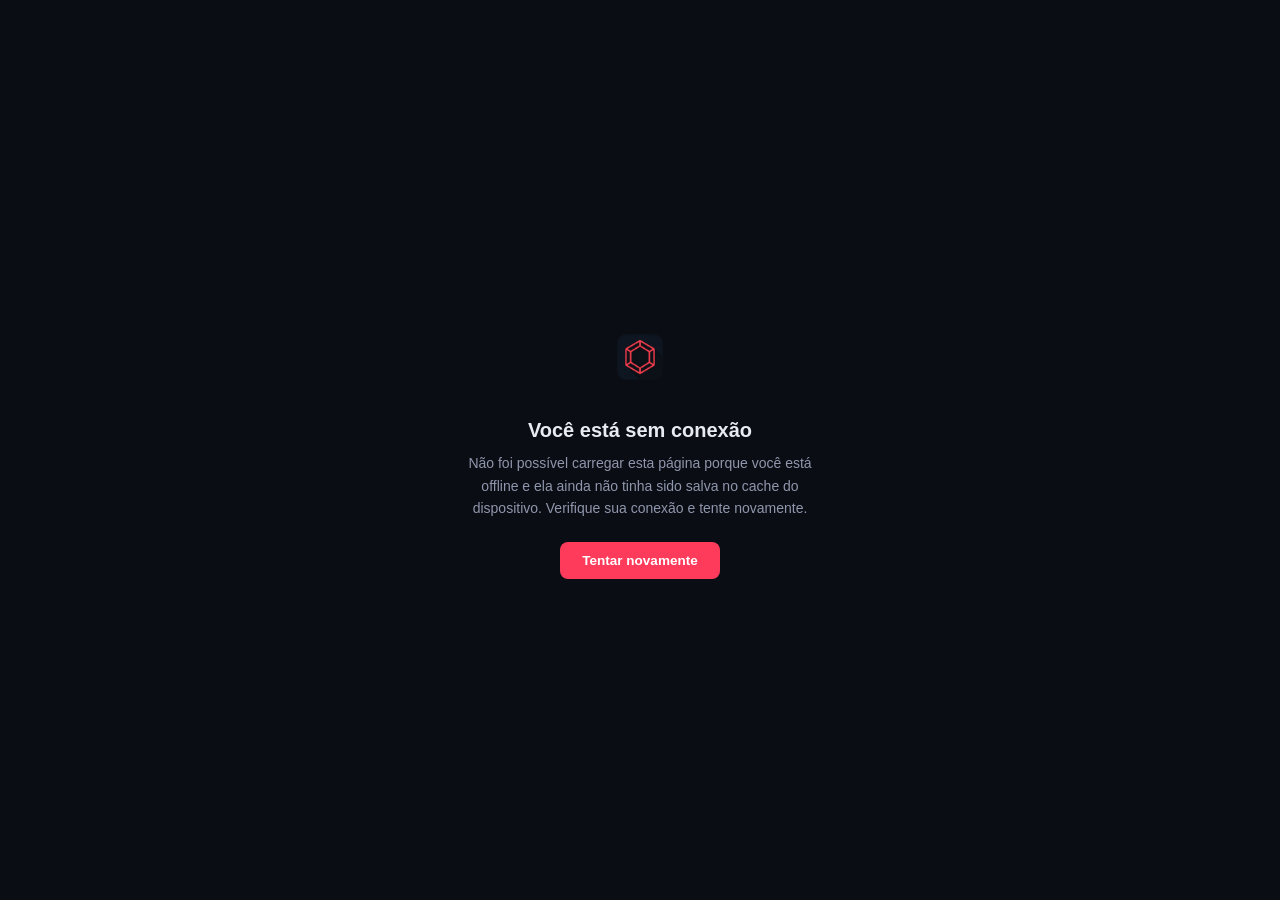
<file: offline.html>
<!DOCTYPE html>
<html lang="pt-BR">
<head>
<meta charset="UTF-8">
<meta name="viewport" content="width=device-width, initial-scale=1.0">
<title>Você está offline — Nexus Arena</title>
<link rel="icon" href="assets/favicon.ico" sizes="any">
<style>
  :root{
    --bg:#0a0d14; --surface:#12151f; --border:#262b3d; --text:#e9ebf2; --text-dim:#9096ac; --signal:#ff3b5c;
  }
  *{ box-sizing:border-box; }
  body{
    margin:0; min-height:100vh; display:flex; align-items:center; justify-content:center;
    background:var(--bg); color:var(--text);
    font-family:-apple-system, BlinkMacSystemFont, 'Inter', sans-serif; text-align:center; padding:24px;
  }
  .card{ max-width:380px; }
  img{ width:72px; height:72px; border-radius:16px; margin-bottom:22px; }
  h1{ font-size:20px; margin:0 0 10px; }
  p{ font-size:14px; color:var(--text-dim); line-height:1.6; margin:0 0 22px; }
  button{
    background:var(--signal); color:#fff; border:none; padding:11px 22px; border-radius:8px;
    font-size:13.5px; font-weight:700; cursor:pointer;
  }
  button:hover{ opacity:.92; }
</style>
</head>
<body>
  <div class="card">
    <img src="assets/icon-192.png" alt="">
    <h1>Você está sem conexão</h1>
    <p>Não foi possível carregar esta página porque você está offline e ela ainda não tinha sido salva no cache do dispositivo. Verifique sua conexão e tente novamente.</p>
    <button onclick="location.reload()">Tentar novamente</button>
  </div>
</body>
</html>
</file>
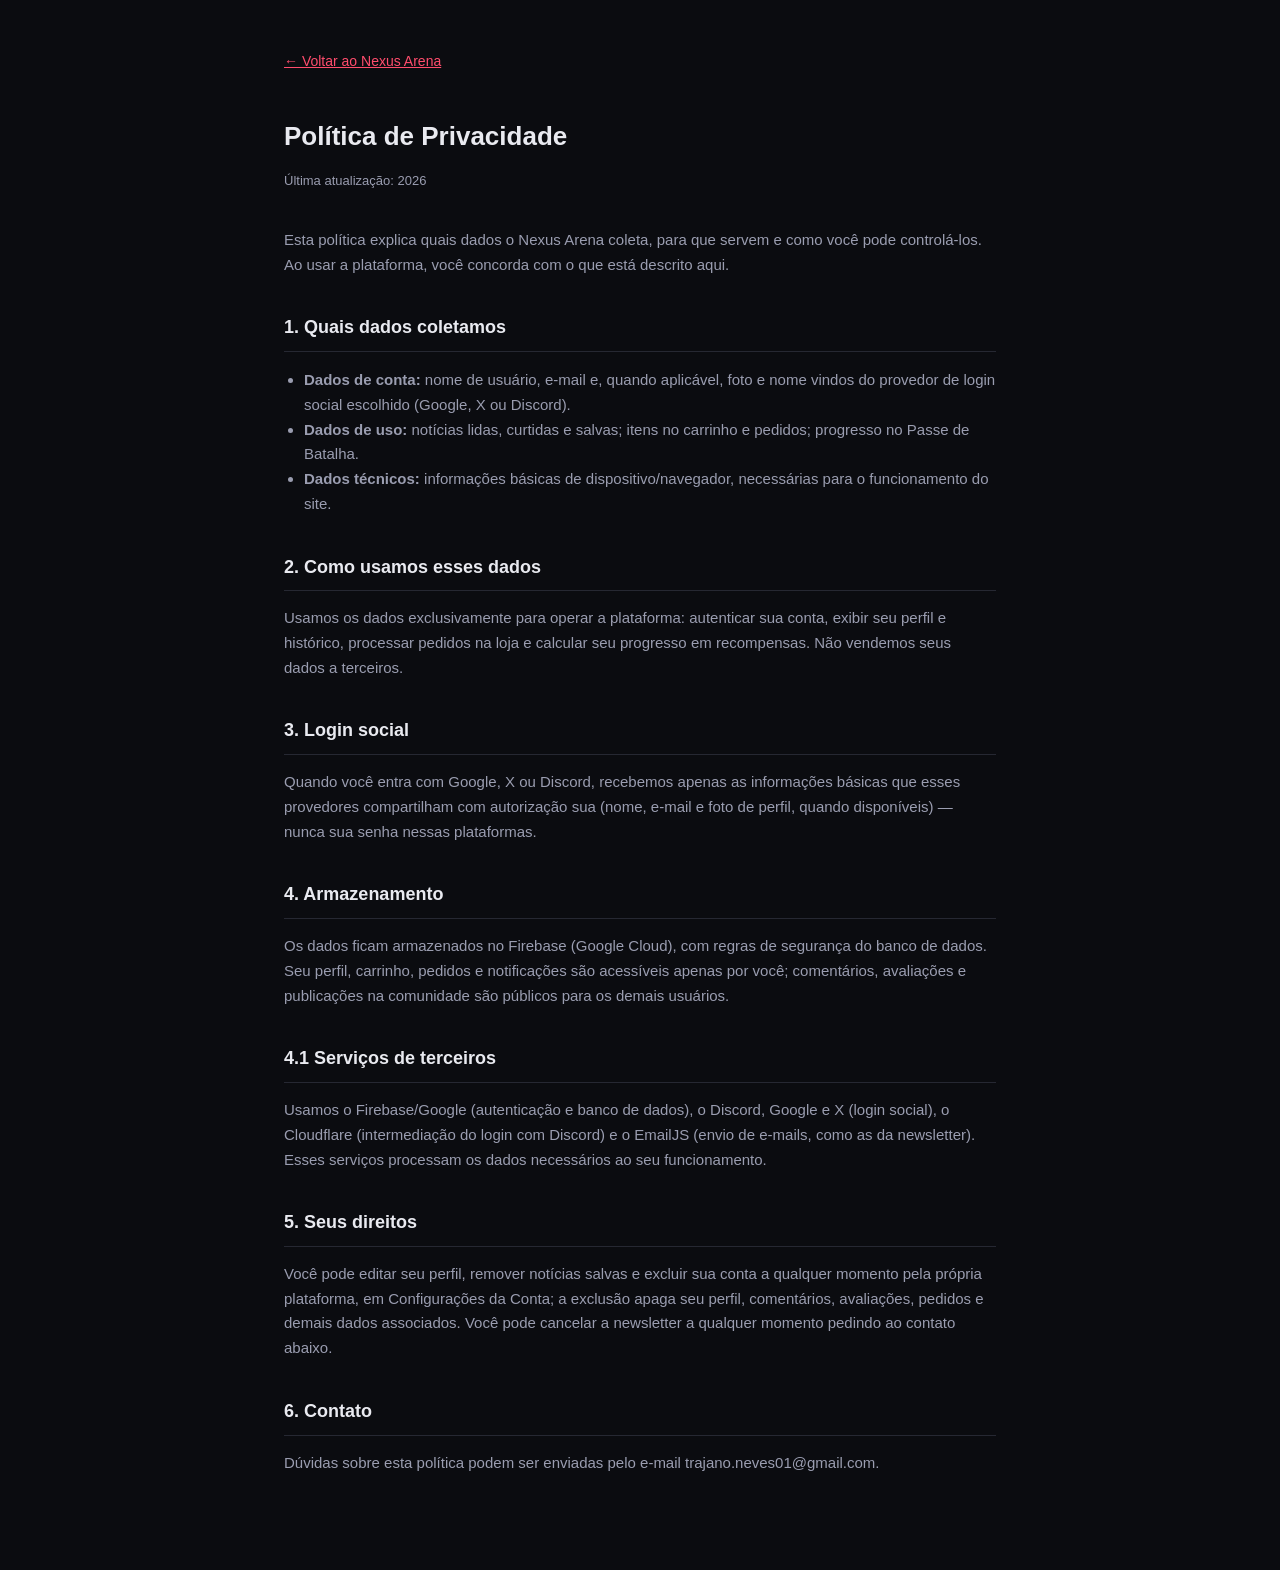
<file: privacy.html>
<!DOCTYPE html>
<html lang="pt-BR">
<head>
<meta charset="UTF-8">
<meta name="viewport" content="width=device-width, initial-scale=1.0">
<title>Política de Privacidade — Nexus Arena</title>
<style>
  :root{ --bg:#0b0c10; --surface:#15161c; --border:#262832; --text:#e9eaf0; --text-dim:#9a9db0; --accent:#ff4d6d; }
  *{ box-sizing:border-box; }
  body{
    margin:0; background:var(--bg); color:var(--text);
    font-family:-apple-system,BlinkMacSystemFont,"Segoe UI",Roboto,Helvetica,Arial,sans-serif;
    line-height:1.65;
  }
  .wrap{ max-width:760px; margin:0 auto; padding:48px 24px 80px; }
  a{ color:var(--accent); }
  h1{ font-size:26px; margin-bottom:6px; }
  .updated{ color:var(--text-dim); font-size:13px; margin-bottom:36px; }
  h2{ font-size:18px; margin-top:36px; border-bottom:1px solid var(--border); padding-bottom:8px; }
  p, li{ color:var(--text-dim); font-size:15px; }
  ul{ padding-left:20px; }
  .back{ display:inline-block; margin-bottom:24px; font-size:14px; }
</style>
</head>
<body>
  <div class="wrap">
    <a class="back" href="index.html">← Voltar ao Nexus Arena</a>
    <h1>Política de Privacidade</h1>
    <p class="updated">Última atualização: 2026</p>

    <p>Esta política explica quais dados o Nexus Arena coleta, para que servem e como você pode controlá-los. Ao usar a plataforma, você concorda com o que está descrito aqui.</p>

    <h2>1. Quais dados coletamos</h2>
    <ul>
      <li><strong>Dados de conta:</strong> nome de usuário, e-mail e, quando aplicável, foto e nome vindos do provedor de login social escolhido (Google, X ou Discord).</li>
      <li><strong>Dados de uso:</strong> notícias lidas, curtidas e salvas; itens no carrinho e pedidos; progresso no Passe de Batalha.</li>
      <li><strong>Dados técnicos:</strong> informações básicas de dispositivo/navegador, necessárias para o funcionamento do site.</li>
    </ul>

    <h2>2. Como usamos esses dados</h2>
    <p>Usamos os dados exclusivamente para operar a plataforma: autenticar sua conta, exibir seu perfil e histórico, processar pedidos na loja e calcular seu progresso em recompensas. Não vendemos seus dados a terceiros.</p>

    <h2>3. Login social</h2>
    <p>Quando você entra com Google, X ou Discord, recebemos apenas as informações básicas que esses provedores compartilham com autorização sua (nome, e-mail e foto de perfil, quando disponíveis) — nunca sua senha nessas plataformas.</p>

    <h2>4. Armazenamento</h2>
    <p>Os dados ficam armazenados no Firebase (Google Cloud), com regras de segurança do banco de dados. Seu perfil, carrinho, pedidos e notificações são acessíveis apenas por você; comentários, avaliações e publicações na comunidade são públicos para os demais usuários.</p>

    <h2>4.1 Serviços de terceiros</h2>
    <p>Usamos o Firebase/Google (autenticação e banco de dados), o Discord, Google e X (login social), o Cloudflare (intermediação do login com Discord) e o EmailJS (envio de e-mails, como as da newsletter). Esses serviços processam os dados necessários ao seu funcionamento.</p>

    <h2>5. Seus direitos</h2>
    <p>Você pode editar seu perfil, remover notícias salvas e excluir sua conta a qualquer momento pela própria plataforma, em Configurações da Conta; a exclusão apaga seu perfil, comentários, avaliações, pedidos e demais dados associados. Você pode cancelar a newsletter a qualquer momento pedindo ao contato abaixo.</p>

    <h2>6. Contato</h2>
    <p>Dúvidas sobre esta política podem ser enviadas pelo e-mail trajano.neves01@gmail.com.</p>
  </div>
</body>
</html>
</file>
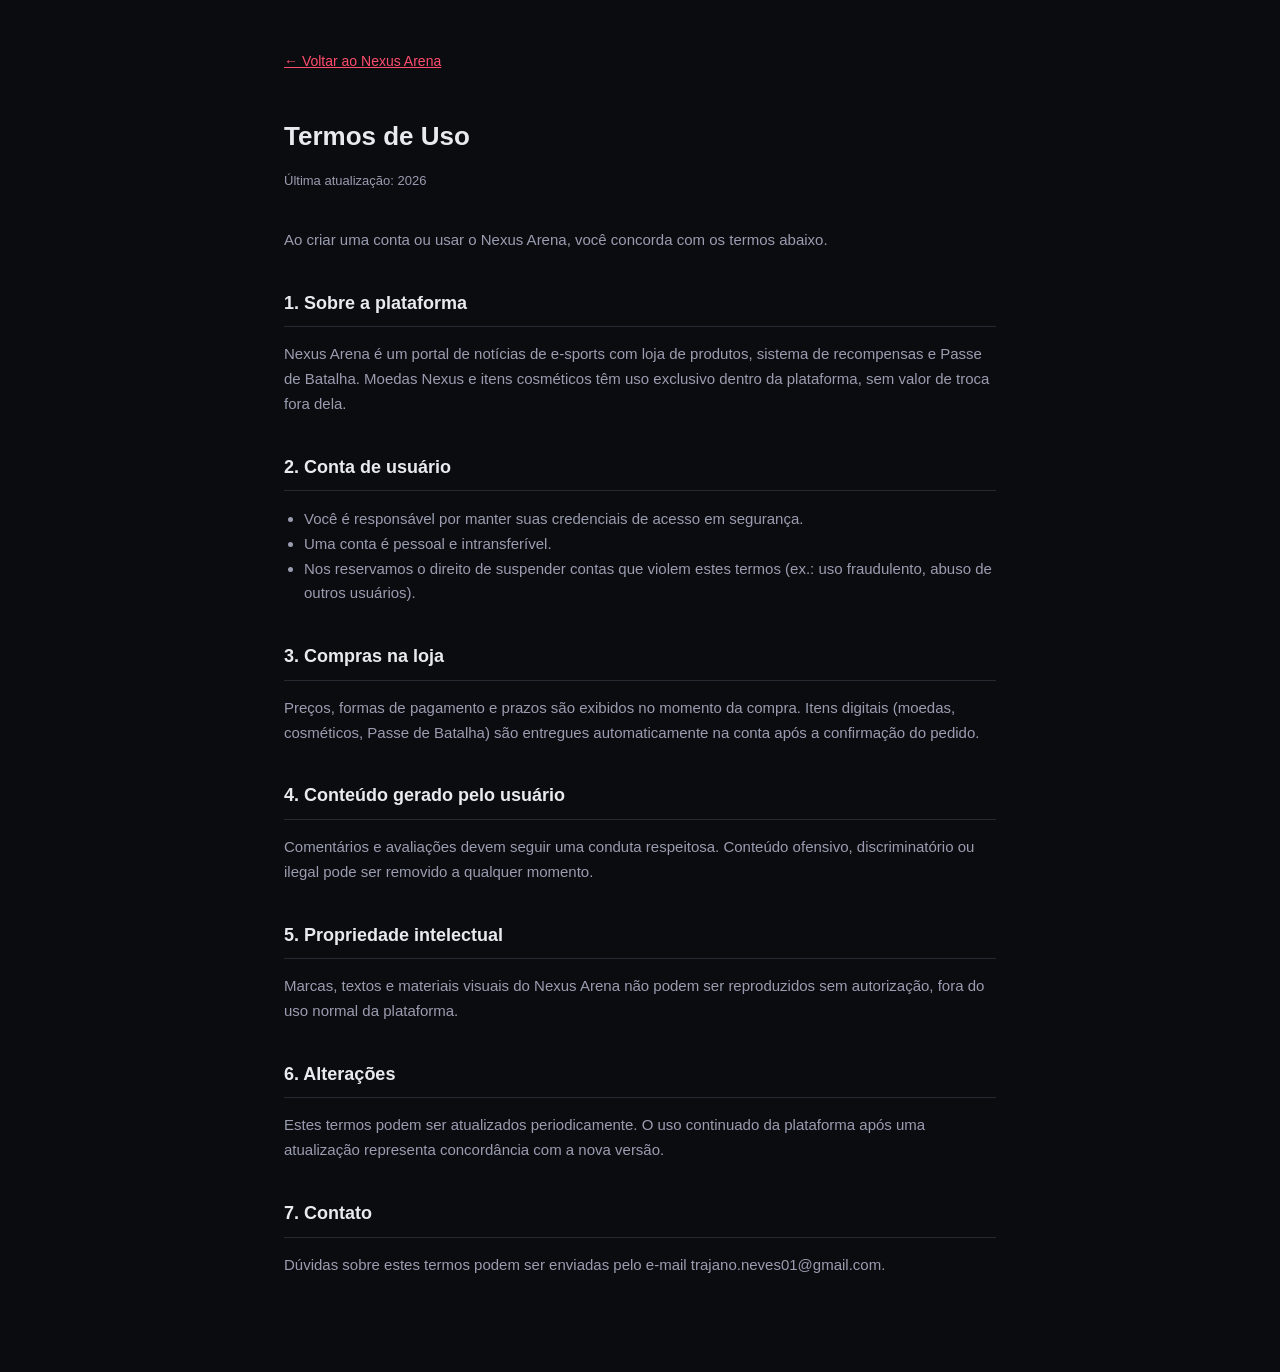
<file: terms.html>
<!DOCTYPE html>
<html lang="pt-BR">
<head>
<meta charset="UTF-8">
<meta name="viewport" content="width=device-width, initial-scale=1.0">
<title>Termos de Uso — Nexus Arena</title>
<style>
  :root{ --bg:#0b0c10; --surface:#15161c; --border:#262832; --text:#e9eaf0; --text-dim:#9a9db0; --accent:#ff4d6d; }
  *{ box-sizing:border-box; }
  body{
    margin:0; background:var(--bg); color:var(--text);
    font-family:-apple-system,BlinkMacSystemFont,"Segoe UI",Roboto,Helvetica,Arial,sans-serif;
    line-height:1.65;
  }
  .wrap{ max-width:760px; margin:0 auto; padding:48px 24px 80px; }
  a{ color:var(--accent); }
  h1{ font-size:26px; margin-bottom:6px; }
  .updated{ color:var(--text-dim); font-size:13px; margin-bottom:36px; }
  h2{ font-size:18px; margin-top:36px; border-bottom:1px solid var(--border); padding-bottom:8px; }
  p, li{ color:var(--text-dim); font-size:15px; }
  ul{ padding-left:20px; }
  .back{ display:inline-block; margin-bottom:24px; font-size:14px; }
</style>
</head>
<body>
  <div class="wrap">
    <a class="back" href="index.html">← Voltar ao Nexus Arena</a>
    <h1>Termos de Uso</h1>
    <p class="updated">Última atualização: 2026</p>

    <p>Ao criar uma conta ou usar o Nexus Arena, você concorda com os termos abaixo.</p>

    <h2>1. Sobre a plataforma</h2>
    <p>Nexus Arena é um portal de notícias de e-sports com loja de produtos, sistema de recompensas e Passe de Batalha. Moedas Nexus e itens cosméticos têm uso exclusivo dentro da plataforma, sem valor de troca fora dela.</p>

    <h2>2. Conta de usuário</h2>
    <ul>
      <li>Você é responsável por manter suas credenciais de acesso em segurança.</li>
      <li>Uma conta é pessoal e intransferível.</li>
      <li>Nos reservamos o direito de suspender contas que violem estes termos (ex.: uso fraudulento, abuso de outros usuários).</li>
    </ul>

    <h2>3. Compras na loja</h2>
    <p>Preços, formas de pagamento e prazos são exibidos no momento da compra. Itens digitais (moedas, cosméticos, Passe de Batalha) são entregues automaticamente na conta após a confirmação do pedido.</p>

    <h2>4. Conteúdo gerado pelo usuário</h2>
    <p>Comentários e avaliações devem seguir uma conduta respeitosa. Conteúdo ofensivo, discriminatório ou ilegal pode ser removido a qualquer momento.</p>

    <h2>5. Propriedade intelectual</h2>
    <p>Marcas, textos e materiais visuais do Nexus Arena não podem ser reproduzidos sem autorização, fora do uso normal da plataforma.</p>

    <h2>6. Alterações</h2>
    <p>Estes termos podem ser atualizados periodicamente. O uso continuado da plataforma após uma atualização representa concordância com a nova versão.</p>

    <h2>7. Contato</h2>
    <p>Dúvidas sobre estes termos podem ser enviadas pelo e-mail trajano.neves01@gmail.com.</p>
  </div>
</body>
</html>
</file>
